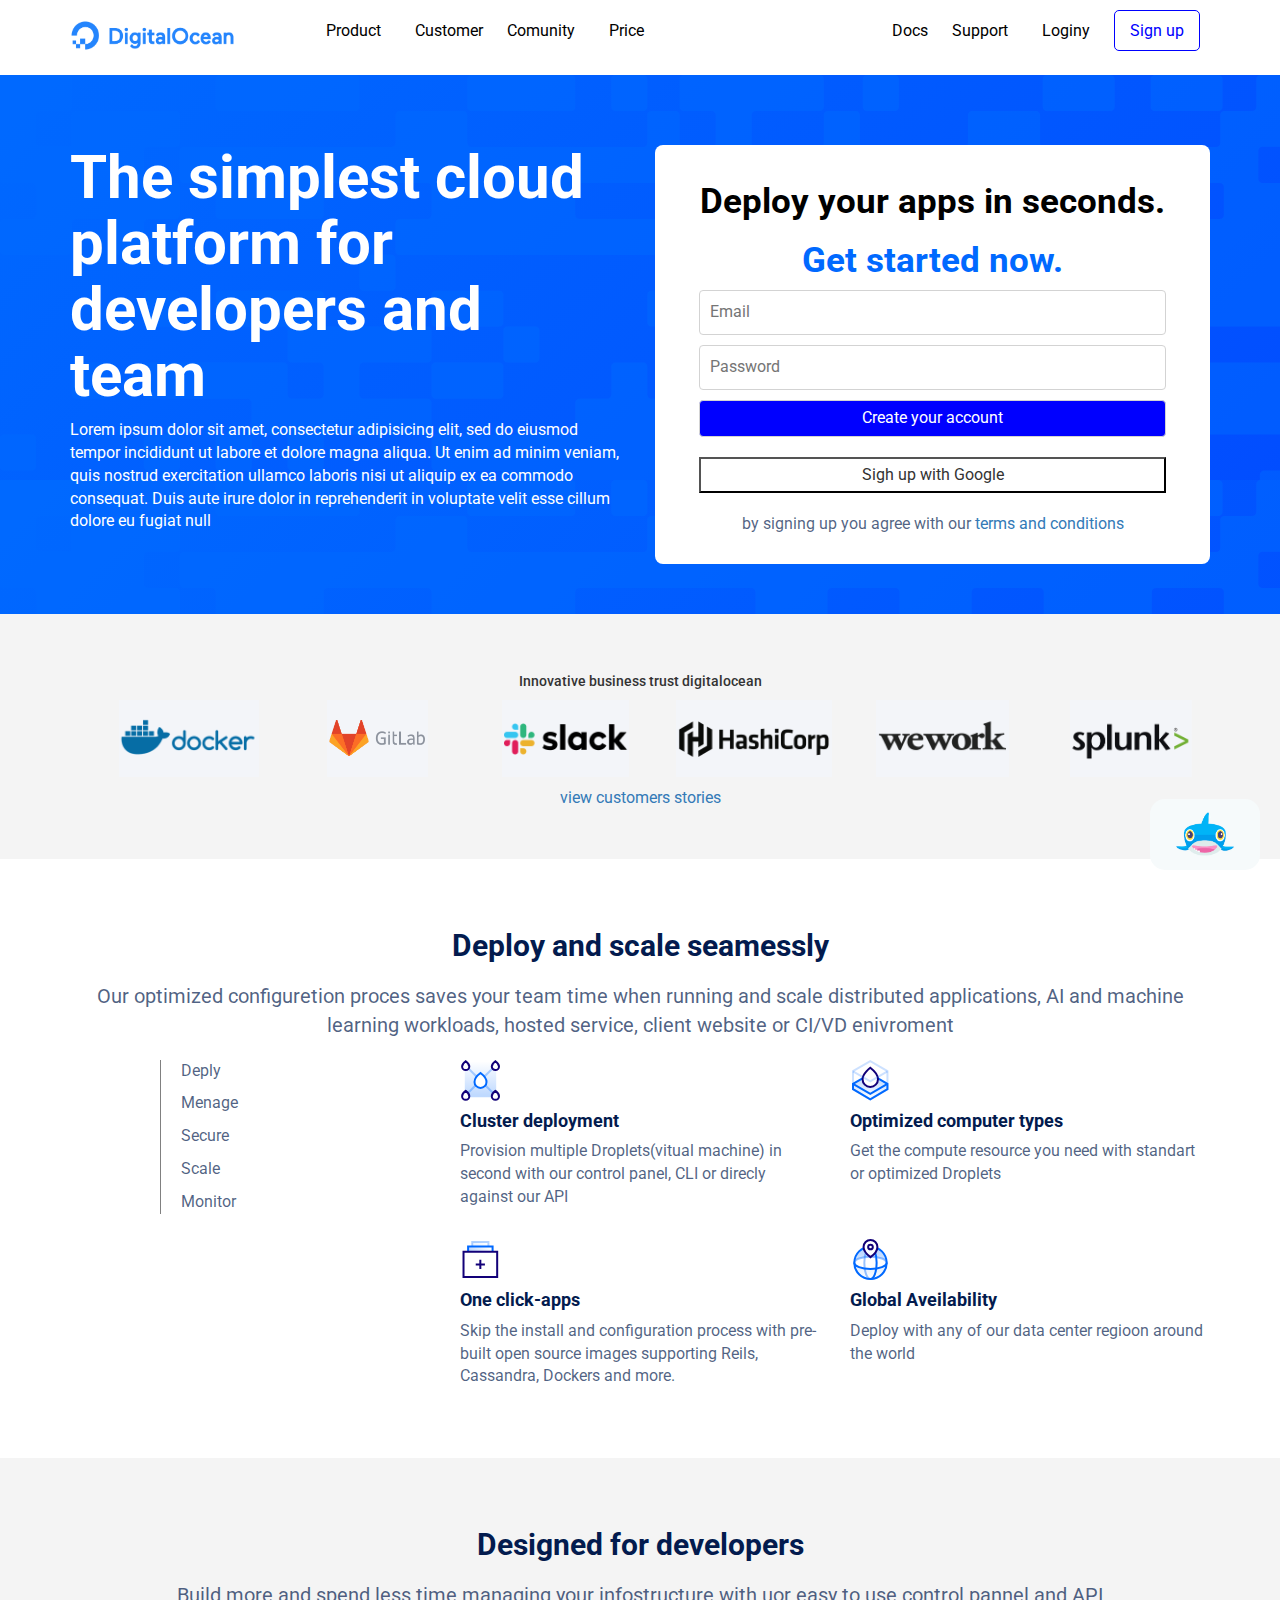
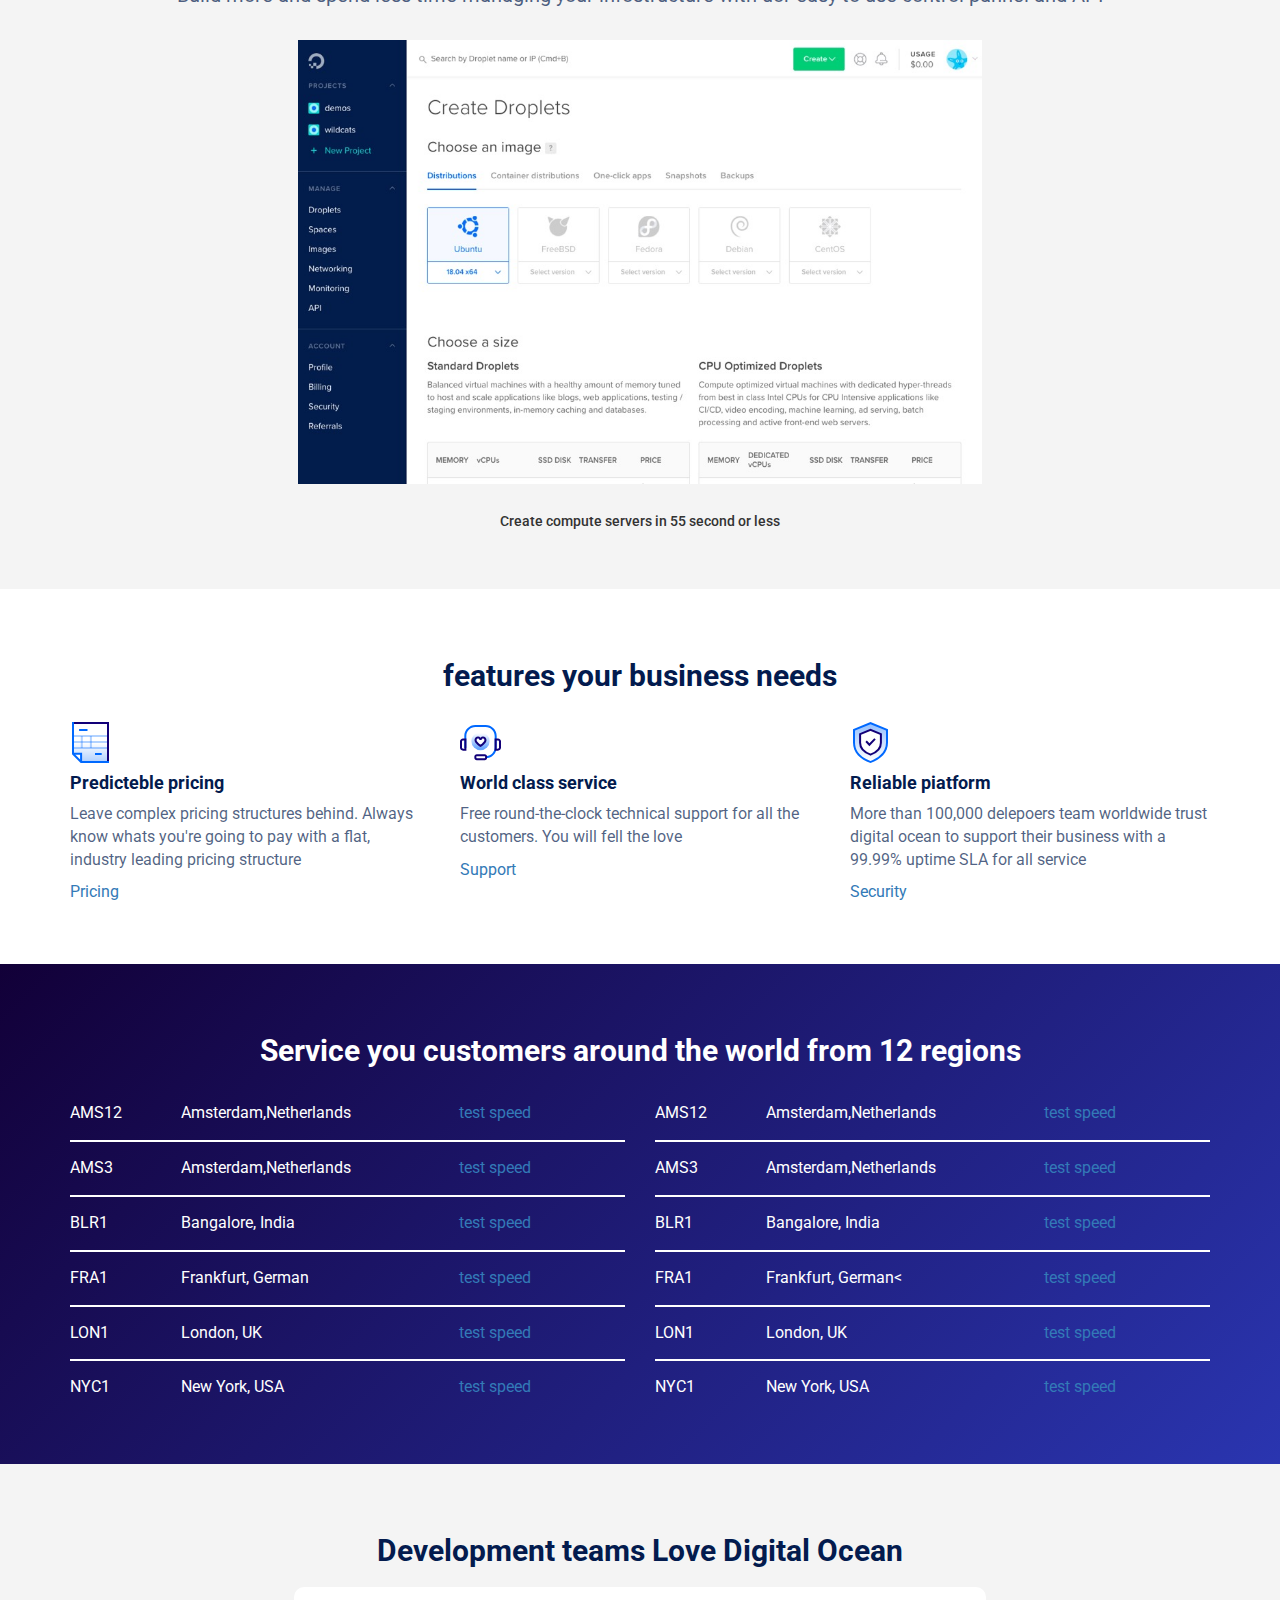
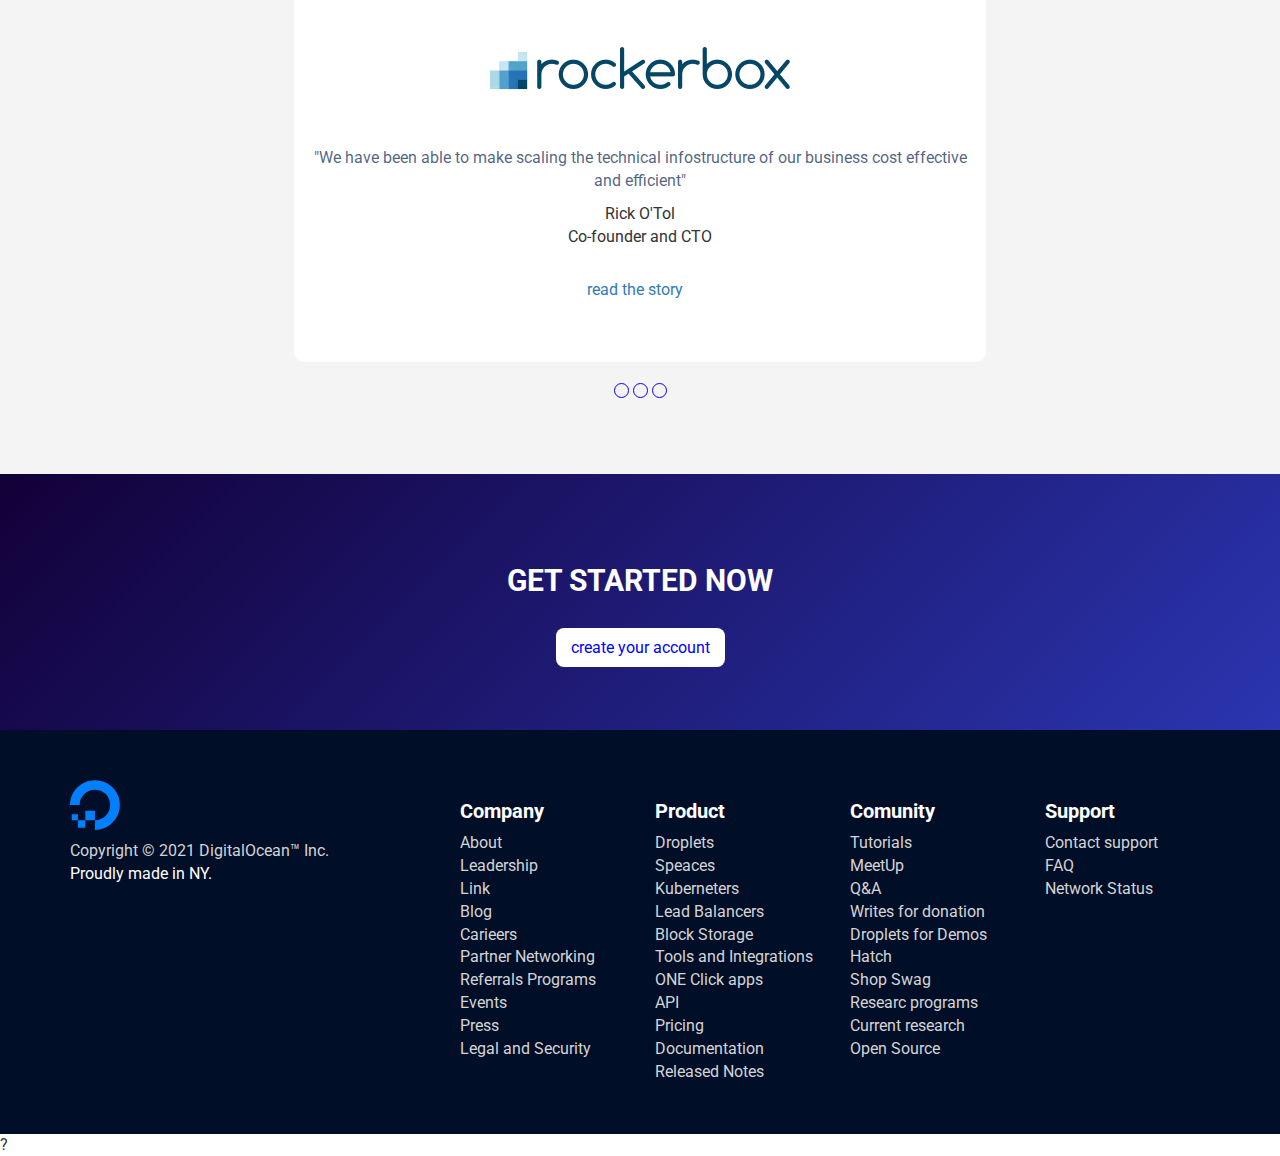
<file: index.html>
<!DOCTYPE html>
<html lang="en" dir="ltr">
  <head>
    <meta charset="utf-8">

    <!-- link to fontawsome-->
    <link rel="stylesheet" href="https://cdnjs.cloudflare.com/ajax/libs/font-awesome/5.15.2/css/all.min.css" integrity="sha512-HK5fgLBL+xu6dm/Ii3z4xhlSUyZgTT9tuc/hSrtw6uzJOvgRr2a9jyxxT1ely+B+xFAmJKVSTbpM/CuL7qxO8w==" crossorigin="anonymous" />

    <!-- link to mediaquery -->
    <meta name="viewport" content="width=device-width, initial-scale=1">

    <!-- link to google fonts -->
    <link rel="preconnect" href="https://fonts.gstatic.com">
    <link href="https://fonts.googleapis.com/css2?family=Roboto:wght@300;400;700&display=swap" rel="stylesheet">
    <!--link to BOOTSTRAP Latest compiled and minified CSS -->
    <link rel="stylesheet" href="https://stackpath.bootstrapcdn.com/bootstrap/3.4.1/css/bootstrap.min.css" integrity="sha384-HSMxcRTRxnN+Bdg0JdbxYKrThecOKuH5zCYotlSAcp1+c8xmyTe9GYg1l9a69psu" crossorigin="anonymous">
  
    <!-- link to main stylesheet -->
    <link rel="stylesheet" href="css/style.css">

    <title>Digital Ocean Booleaner Version</title>
  </head>
  <body>

    <header>
      <!-- NAVBAR strats here -->
      <nav>
        <div class="container">
          <!-- internal navbar row starts here -->
          <div class="row">

            <div class="col-xs-6 col-lg-2">
              <div class="logo_nav">
                <a href="#"><img id="logo" src="img/navbarimg/logo.png" alt="logo digital ocean"></a>
              </div>
            </div>

            <div class="col-xs-6 col-lg-10">


              <span class="center_menu">
                <ul>
                  <li> <a href="">Product <i class="fas fa-angle-down"></i></a>

                    <div class="do_dropdown"><!--dropdown menu on product starts here-->
                      <div class="drop_product">
                        <img src="img/dropdownimg/sla.svg" alt="">
                        <h5>99.99% Uptime SLA</h5>
                      </div>

                      <div class="drop_product">
                        <img src="img/dropdownimg/monitoring.svg" alt="">
                        <h5>Monitoring e allerting</h5>
                      </div>

                      <div class="drop_product">
                        <img src="img/dropdownimg/firewalls.svg" alt="">
                        <h5>Cloud Firewalls</h5>
                      </div>

                      <div class="drop_product">
                        <img src="img/dropdownimg/dns.svg" alt="">
                        <h5>DNS</h5>
                      </div>

                    </div><!--dropdown menu on product ends here-->

                  </li>
                  <li> <a href="#">Customer</a> </li>
                  <li> <a href="#">Comunity <i class="fas fa-angle-down"></i></a> </li>
                  <li> <a href="#">Price</a> </li>
                </ul>
              </span>

              <span class="right_menu">
                <ul>
                  <li> <a href="#">Docs</a></li>
                  <li> <a href="#">Support<i class="fas fa-angle-down"></i></a> </li>
                  <li> <a href="#">Loginy</a></li>
                  <li> <a href="#">Sign up</a></li>
                </ul>
              </span>

              <div class="humburger_menu">
                <div class="hb_line"></div>
                <div class="hb_line"></div>
                <div class="hb_line"></div>
              </div>

            </div>

          </div>
          <!-- internal navbar row ends here -->
        </div>
      </nav>
      <!-- NAVBAR ends here -->
    </header>

    <main>

      <section class="do_jumbotron">
        <div class="container">
          <div class="row">

            <div class="col-xs-12 col-md-6">
              <div class="jumbotron_left">
                <h1>The simplest cloud platform for developers and team</h1>
                <p>Lorem ipsum dolor sit amet, consectetur adipisicing elit, sed do eiusmod tempor incididunt ut labore et dolore magna aliqua. Ut enim ad minim veniam, quis nostrud exercitation ullamco laboris nisi ut aliquip ex ea commodo consequat. Duis aute irure dolor in reprehenderit in voluptate velit esse cillum dolore eu fugiat null</p>
              </div>
            </div>

            <div class="col-xs-12 col-md-6">
              <div class="jumbotron_right">
                <h3>Deploy your apps in seconds.</h3>
                <h3>Get started now.</h3>
                <form class="" action="index.html" method="post">
                  <input type="email" name="" value="" placeholder="Email" required>
                  <input type="password" name="" value="" placeholder="Password" required>
                  <input type="submit" name="" value="Create your account">
                </form>
                <button type="button" name="button">
                  Sigh up with Google
                </button>
                <p>by signing up you agree with our <a href="#">terms and conditions</a> </p>
              </div>
            </div>

          </div>
        </div>
      </section>
      <!-- section DO_JUMBOTRON ends here --------------------->

      <!-- section CUSTOMERS starts here ----------------------->
      <section id="customers">
        <div class="container">
          <div class="row">
            <div class="col-lg-12">
              <h5>Innovative business trust digitalocean</h5>
            </div>
          </div>

          <div class="row">
            <!-- <div class="col-xs-6 col-md-2 do_costumer_logo">
              <img class="customer_logo" src="img/customersimg/docker.svg" alt="">
            </div>

            <div class="col-xs-6 col-md-2 do_costumer_logo">
              <img src="img/customersimg/gitlab.svg" alt="">
            </div>

            <div class="col-xs-6 col-md-2 do_costumer_logo">
              <img src="img/customersimg/slack.svg" alt="">
            </div>

            <div class="col-xs-6 col-md-2 do_costumer_logo">
              <img src="img/customersimg/hashicorp.svg" alt="">
            </div>

            <div class="col-xs-6 col-md-2 do_costumer_logo">
              <img src="img/customersimg/wework.svg" alt="">
            </div>

            <div class="col-xs-6 col-md-2 do_costumer_logo">
              <img src="img/customersimg/splunklogo.svg" alt="">
            </div> -->
            <!-- <div class="col-lg-12">

              <ul>
                <li><img class="customer_logo img-responsive" src="img/customersimg/docker.svg" alt=""></li>
                <li><img class="img-responsive" src="img/customersimg/gitlab.svg" alt=""></li>
                <li><img class="img-responsive"  src="img/customersimg/slack.svg" alt=""></li>
                <li><img class="img-responsive"  src="img/customersimg/hashicorp.svg" alt=""></li>
                <li><img class="img-responsive"  src="img/customersimg/wework.svg" alt=""></li>
                <li><img class="img-responsive"  src="img/customersimg/splunklogo.svg" alt=""></li>
              </ul>


            </div> -->

          </div>


          <ul class="row">
            <li class="col-xs-6 col-md-2 do_costumer_logo">
              <img class="customer_logo" src="img/customersimg/docker.svg" alt="">
            </li>

            <li class="col-xs-6 col-md-2 do_costumer_logo">
              <img src="img/customersimg/gitlab.svg" alt="">
            </li>

            <li class="col-xs-6 col-md-2 do_costumer_logo">
              <img src="img/customersimg/slack.svg" alt="">
            </li>

            <li class="col-xs-6 col-md-2 do_costumer_logo">
              <img src="img/customersimg/hashicorp.svg" alt="">
            </li>

            <li class="col-xs-6 col-md-2 do_costumer_logo">
              <img src="img/customersimg/wework.svg" alt="">
            </li>

            <li class="col-xs-6 col-md-2 do_costumer_logo">
              <img src="img/customersimg/splunklogo.svg" alt="">
            </li>
          </ul>


          <div class="row">
            <div class="col-lg-12">
              <a href="#">view customers stories</a>
            </div>
          </div>

        </div>
      </section>
      <!-- section CUSTOMERS ends here ----------------------->


      <!-- section DEPLY AND SCALE starts here--------------------->
      <section id="deplyandscale">
        <div class="container">
          <div class="row">
            <div class="col-xs-12">
              <div class="section_title">
                <h3>Deploy and scale seamessly</h3>
                <p>Our optimized configuretion proces saves your team time when running and scale distributed applications, AI and machine learning workloads, hosted service, client website or CI/VD enivroment</p>
              </div>
            </div>
          </div>

          <!-- row at the level1 starts here -->
          <div class="row">
            <div class="col-xs-12 col-sm-4">
              <div class="deply_list">
                <ul>
                  <li>Deply</li>
                  <li>Menage</li>
                  <li>Secure</li>
                  <li>Scale</li>
                  <li>Monitor</li>
                </ul>
              </div>
            </div>

            <div class="col-xs-12 col-sm-8">
              <!-- first nested row at the level2 strats here -->
              <div class="row">
                <div class="col-xs-12 col-sm-6">
                  <div class="card">
                    <img src="img/deployscaleimg/cluster-deploy.svg" alt="">
                    <h5>Cluster deployment</h5>
                    <p>Provision multiple Droplets(vitual machine) in second with our control panel, CLI or direcly against our API</p>
                  </div>
                </div>

                <div class="col-xs-12 col-sm-6 ">
                  <div class="card">
                    <img src="img/deployscaleimg/optimized-compute.svg" alt="">
                    <h5>Optimized computer types</h5>
                    <p>Get the compute resource you need with standart or optimized Droplets</p>
                  </div>
                </div>
              </div>
              <!-- first nested row at the level2 ends here -->

              <!-- second nested row at the level2 strats here -->
              <div class="row">
                <div class="col-xs-12 col-sm-6">
                  <div class="card">
                    <img src="img/deployscaleimg/one-click.svg" alt="">
                    <h5>One click-apps</h5>
                    <p>Skip the install and configuration process with pre-built open source images supporting Reils, Cassandra, Dockers and more.</p>
                  </div>
                </div>

                <div class="col-xs-12 col-sm-6">
                  <div class="card">
                    <img src="img/deployscaleimg/global.svg" alt="">
                    <h5>Global Aveilability</h5>
                    <p>Deploy with any of our data center regioon around the world</p>
                  </div>
                </div>
              </div>
              <!-- second nested row at the level2 ends here -->
            </div>

          </div>
          <!-- row at the level1 ends here -->
        </div>
      </section>
      <!-- section DEPLY AND SCALE ends here--------------------->


      <!-- section DESIGNED FOR DEVELOPERS STARTS HERE------------------->
      <section id="designedfordev">

        <div class="container">
          <div class="row">
            <div class="col-xs-12">
              <div class="section_title">
                <h3>Designed for developers</h3>
                <p>Build more and spend less time managing your infostructure with uor easy to use control pannel and API</p>
              </div>
            </div>
          </div>

          <div class="row">
            <div class="col-lg-12">
              <div class="designedfordev_img">
                <i class="fas fa-chevron-left"></i>
                <img src="img/designedfordevelopersimg/screenshot-create-droplet-12336b41.jpg" alt="">
                <i class="fas fa-chevron-right"></i>
              </div>
            </div>
          </div>

          <div class="row">
            <div class="col-xs-12">
              <div class="section_title">
                <h5>Create compute servers in 55 second or less</h5>
                <i class="fas fa-circle"></i>
                <i class="far fa-circle"></i>
                <i class="far fa-circle"></i>
                <i class="far fa-circle"></i>
              </div>
            </div>
        </div>

      </section>
      <!-- section DESIGNED FOR DEVELOPERS ends HERE------------------->

      <!-- section FEATURES starts HERE------------------->
      <section id="features">
        <div class="container">
          <div class="row">
            <div class="section_title">
              <h3>features your business needs</h3>
            </div>
          </div>

          <div class="row">
            <div class="col-xs-12 col-sm-4">
              <div class="card">
                <img src="img/featuresimg/pred-pricing.svg" alt="">
                <h5>Predicteble pricing</h5>
                <p>Leave complex pricing structures behind. Always know whats you're going to pay with a flat, industry leading pricing structure</p>
                <a href="#">Pricing <i class="fas fa-angle-right"></i></a>
              </div>
            </div>

            <div class="col-xs-12 col-sm-4">
              <div class="card">
                <img src="img/featuresimg/world-class.svg" alt="">
                <h5>World class service</h5>
                <p>Free round-the-clock technical support for all the customers. You will fell the love</p>
                <a href="#">Support <i class="fas fa-angle-right"></i></a>
              </div>
            </div>

            <div class="col-xs-12 col-sm-4">
              <div class="card">
                <img src="img/featuresimg/reliable-platform.svg" alt="">
                <h5>Reliable piatform</h5>
                <p>More than 100,000 delepoers team worldwide trust digital ocean to support their business with a 99.99% uptime SLA for all service</p>
                <a href="#">Security <i class="fas fa-angle-right"></i></a>
              </div>
            </div>
          </div>
        </div>
      </section>
      <!-- section FEATURES ends HERE------------------->

      <!-- section 12 REGIONS starts here -------------------->
      <section id="service12regions">
        <div class="container">
          <div class="row">
            <div class="col-lg-12">
              <div class="section_title">
                <h3>Service you customers around the world from 12 regions</h3>
              </div>
            </div>
          </div>
          <div class="row">
            <div class="col-xs-12 col-sm-6">
              <table id="left_table">

                <tr>
                  <td>AMS12</td>
                  <td>Amsterdam,Netherlands</td>
                  <td> <a href="#">test speed <i class="fas fa-angle-right"></i></a> </td>
                </tr>

                <tr>
                  <td>AMS3</td>
                  <td>Amsterdam,Netherlands</td>
                  <td><a href="#">test speed <i class="fas fa-angle-right"></i></a></td>
                </tr>

                <tr>
                  <td>BLR1</td>
                  <td>Bangalore, India</td>
                  <td><a href="#">test speed <i class="fas fa-angle-right"></i></a></td>
                </tr>

                <tr>
                  <td>FRA1</td>
                  <td>Frankfurt, German</td>
                  <td><a href="#">test speed <i class="fas fa-angle-right"></i></a></td>
                </tr>

                <tr>
                  <td>LON1</td>
                  <td>London, UK</td>
                  <td><a href="#">test speed <i class="fas fa-angle-right"></i></a></td>
                </tr>

                <tr>
                  <td>NYC1</td>
                  <td>New York, USA </td>
                  <td><a href="#">test speed <i class="fas fa-angle-right"></i></a></td>
                </tr>
              </table>
            </div>

            <div class="col-xs-12 col-sm-6">

              <table id="right_table">

                <tr>
                  <td>AMS12</td>
                  <td>Amsterdam,Netherlands</td>
                  <td> <a href="#">test speed <i class="fas fa-angle-right"></i></a> </td>
                </tr>

                <tr>
                  <td>AMS3</td>
                  <td>Amsterdam,Netherlands</td>
                  <td><a href="#">test speed <i class="fas fa-angle-right"></i></a></td>
                </tr>

                <tr>
                  <td>BLR1</td>
                  <td>Bangalore, India</td>
                  <td><a href="#">test speed <i class="fas fa-angle-right"></i></a></td>
                </tr>

                <tr>
                  <td>FRA1</td>
                  <td>Frankfurt, German<</td>
                  <td><a href="#">test speed <i class="fas fa-angle-right"></i></a></td>
                </tr>

                <tr>
                  <td>LON1</td>
                  <td>London, UK</td>
                  <td><a href="#">test speed <i class="fas fa-angle-right"></i></a></td>
                </tr>

                <tr>
                  <td>NYC1</td>
                  <td>New York, USA </td>
                  <td><a href="#">test speed <i class="fas fa-angle-right"></i></a></td>
                </tr>
              </table>

            </div>
          </div>
        </div>
      </section>
      <!-- section 12 REGIONS ends here -------------------->

      <!-- section DEVELOPMENT TEAM LOVE DIGITAL OCEAN starts here------------------------->
      <section id="lovedigitalocean">
        <div class="container">
          <div class="row">
            <div class="col-lg-12">
              <div class="section_title">
                <h3>Development teams Love Digital Ocean</h3>
              </div>
            </div>

            <div class="row">
              <div class="col-lg-8 col-lg-offset-2">



                <div class="section_slide">

                  <i class="fas fa-chevron-left"></i>
                  <i class="fas fa-chevron-right"></i>
                  <img src="img/rockerboximg/rockerbox-logo.webp" alt="">
                  <p>"We have been able to make scaling the technical infostructure of our business cost effective and efficient"</p>
                  <span>Rick O'Tol</span> <br>
                  <span>Co-founder and CTO</span> <br>
                  <div class="cta_read">
                    <a href="#">read the story <i class="fas fa-angle-right"></i></a>
                  </div>

                </div>


              </div>
            </div>

            <div class="row">
              <div class="col-lg-8 col-lg-offset-2">
                <div class="slide_points">
                  <div class="point"></div>
                  <div class="point"></div>
                  <div class="point"></div>
                </div>
              </div>
            </div>
          </div>
        </div>
      </section>
      <!-- section DEVELOPMENT TEAM LOVE DIGITAL OCEAN ends here------------------------->

      <!-- section GET STARTED NOW starts here -->
      <section id="getstarted">
        <div class="container">
          <div class="row">
            <div class="col-lg-12">
              <div class="section_title">
                <h3>GET STARTED NOW</h3>
                <a href="#">create your account</a>
              </div>

            </div>
          </div>
        </div>
      </section>
      <!-- section GET STARTED NOW ends here -->

    </main>

    <!-- FOOTER strats here -->
    <footer>
      <div class="container">
        <div class="row">
          <div class="col-md-12 col-lg-4">
            <img src="img/footerimg/logo-small.svg" alt="">
            <p>Copyright © 2021 DigitalOcean™ Inc.<br> <span>Proudly made in NY.</span></p>
            <div class="social_box">
              <a href="#"><i class="fab fa-twitter"></i></a>
              <a href="#"><i class="fab fa-facebook-square"></i></a>
              <a href="#"><i class="fab fa-instagram"></i></a>
              <a href="#"><i class="fab fa-youtube"></i></a>
              <a href="#"><i class="fab fa-linkedin"></i></a>
            </div>
          </div>

          <div class="col-md-12 col-lg-8">
            <div class="row">
              <div class="col-xs-12 col-md-6 col-lg-3">
                <h5>Company</h5>
                <a href="#">About</a> <br>
                <a href="#">Leadership</a> <br>
                <a href="#">Link</a><br>
                <a href="#">Blog</a><br>
                <a href="#">Carieers</a><br>
                <a href="#">Partner Networking</a><br>
                <a href="#">Referrals Programs</a><br>
                <a href="#">Events</a><br>
                <a href="#">Press</a><br>
                <a href="#">Legal and Security</a>
              </div>

              <div class="col-xs-12 col-md-6 col-lg-3">
                <h5>Product</h5>
                <a href="#">Droplets</a> <br>
                <a href="#">Speaces</a> <br>
                <a href="#">Kuberneters</a> <br>
                <a href="#">Lead Balancers</a> <br>
                <a href="#">Block Storage</a> <br>
                <a href="#">Tools and Integrations</a> <br>
                <a href="#">ONE Click apps</a> <br>
                <a href="#">API</a> <br>
                <a href="#">Pricing</a> <br>
                <a href="#">Documentation</a> <br>
                <a href="#">Released Notes</a>
              </div>

              <div class="col-xs-12 col-md-6 col-lg-3">
                <h5>Comunity</h5>
                <a href="#">Tutorials</a> <br>
                <a href="#">MeetUp</a> <br>
                <a href="#">Q&#38;A</a> <br>
                <a href="#">Writes for donation</a> <br>
                <a href="#">Droplets for Demos</a> <br>
                <a href="#">Hatch</a> <br>
                <a href="#">Shop Swag</a> <br>
                <a href="#">Researc programs</a> <br>
                <a href="#">Current research</a> <br>
                <a href="#">Open Source</a>
              </div>

              <div class="col-xs-12 col-md-6 col-lg-3">
                <h5>Support</h5>
                <a href="#">Contact support</a> <br>
                <a href="#">FAQ</a> <br>
                <a href="#">Network Status</a>
              </div>
            </div>
          </div>
        </div>
      </div>
    </footer>
    <!-- FOOTER ends here -->

    <!-- robotchat -->

    <div class="robotchat">
      <p>Hello! I'm Sharky. How can i help you?</p>
      <img src="img/footerimg/helpershark.webp" alt="robot chat">
      <div class="circle">?</div>
    </div>
  </body>
</html>
</file>
<file: css/style.css>
/* GENERAL WEBPAGE INSTRUCTIONS */
/* [class*="col"]{
  border: 1px solid black;
} */

body{
  font-family: 'Roboto', sans-serif;
  font-size: 16px;
  padding-top:75px;
}

section, footer{
  padding: 50px 0;
}

.section_title{
  text-align: center;
}

.section_title h3{
  font-size: 3rem;
  margin: 20px 0;
  font-weight: bold;
  color: rgb(3, 27, 78);
}

p{
  color: rgba(3,27,78,0.70);
}

.section_title p{
  font-size: 2rem;
}

a > i{
  margin-left: 10px;
}

li{
  list-style-type: none;
}

.card{
  padding:10px 0;
}

.card h5{
  color: rgb(3, 27, 78);
  font-size: 1.8rem;
  font-weight: bold;
}

/* these istructions rule the NAVBAR bihavior------------------------- */
header{
  width: 100%;
  background-color: #fff;
  position: fixed;
  top:0;
  z-index: 999;
}

.logo_nav{
  margin: 20px 0;
}

#logo{
  max-width: 100%;
  height: auto;
}

.right_menu{
  float: right;
}

header ul{
  display: inline-block;
  /* border: 1px solid black; */
  margin-left: 11px;
}

.center_menu ul li,
.right_menu ul li{
  display: inline-block;
  margin: 20px 10px;
}

.center_menu ul li a,
.right_menu ul li a{
  color: #000;
  text-decoration: none;
}

/* dropdownmenu---------------- */

.do_dropdown{
  width: 300px;
  height: auto;
  background-color: #fff;
  position: fixed;
  top:75px;
  left: 329px;
  display: none;
  border-top: 3px solid rgb(3, 27, 78);
}

.center_menu li:first-child:hover .do_dropdown{
  display:block;
}

.drop_product{
  width: 90%;
  margin: 10px auto;
  text-align: center;
  padding: 10px 0;
  /* debug */
  border:1px solid black;
}

.right_menu ul li:last-child a{
  color: blue;
  border: 1px solid blue;
  border-radius: 5px;
  padding: 10px 15px;
}

.humburger_menu{
  width: 60px;
  display:inline-block;

  margin: 10px 0;

  float: right;
  display: none;
}

.hb_line{
  width: 30px;
  border: 3px solid rgb(0, 105, 255);
  margin: 6px auto;
}

.humburger_menu:hover{
  background-color: rgb(0, 105, 255);
}

.humburger_menu:hover .hb_line{
  border: 3px solid #fff;
}

/* these istructions rule the JUMBOTRON bihavior------------------------- */

.do_jumbotron{
  background-image: url(../img/jumbotronimg/jumbo.svg);
  padding:50px 0;
  /* debug */
  /* height: 500px; */
}

.do_jumbotron .jumbotron_left,
.do_jumbotron .jumbotron_right{
  margin-top: 20px;
}

.do_jumbotron .jumbotron_left h1{
  font-size: 6rem;
  font-weight: bold;
  color: #fff;
}

.do_jumbotron .jumbotron_right{
  background-color: #fff;
  border-radius: 8px;
  text-align: center;
  padding: 18px;
}

.do_jumbotron .jumbotron_right h3{
  font-size: 3.5rem;
  font-weight: bold;
  color: #000;
  text-align: center;
}

.jumbotron_left p{
  color:#fff;
}

.do_jumbotron .jumbotron_right h3:nth-child(2){
  color: rgb(0, 105, 255);
}

.do_jumbotron .jumbotron_right input{
  display: block;
  width: 90%;
  border-radius: 4px;
  border: 1px solid lightgrey;
  padding: 10px;
  margin: 10px auto;
}

.jumbotron_right input:last-of-type{
  font-size: : 2rem;
  padding: 6px 0;
  background-color: blue;
  color: #fff;
}

.jumbotron_right button{
  width: 90%;
  padding: 5px 0;
  background-color: #fff;
  margin: 10px auto;
}

.jumbotron_right p{
  margin: 10px 0;
}


/* these istructions rule the CUSTOMER SECTION bihavior------------------------- */
#customers{
  background-color: #f4f4f4;
  text-align: center;
}

.do_costumer_logo{
  min-width: 150px;
}

#customers img{
  height: auto;
  object-fit: cover;
  object-position: center;
}

/* these istructions rule the DEPLY AND SCALE SECTION bihavior------------------------- */
.deply_list {
  width: 50%;
  margin: auto;
  border-left: 1px solid grey;
  padding-left: 0px;
}

.deply_list ul{
  margin-left: -30px;
}

.deply_list ul li{
  margin: 10px;
  color:rgba(3,27,78,0.70);
}




/* these istructions rule the DESIGNED FOR DEVELOPERS bihavior------------------------- */

#designedfordev{
  background-color: #f4f4f4;
}

.designedfordev_img{
  text-align: center;
  margin: 20px 0;
}

.designedfordev_img img{
  width: 60%;
  height: auto;
}

.designedfordev_img .fas{
  font-size: 3rem;
  margin: 0 20px;
}
.fa-chevron-left{
  color: rgba(51, 3, 0, 0.6);
}


/* these istructions rule the FEATURES YOUR BUSINES NEED bihavior------------------------- */


/* these istructions rule the 12 REGIONS SECTION bihavior------------------------- */

#service12regions{
  background: linear-gradient(135deg, #120038 0%, #2a35b0 100%);
  color: #fff;
}

#service12regions .section_title h3{
  color: white;
}

#service12regions table{
  width: 100%;
}

#service12regions table tr td{
  padding: 15px 0;
  border-bottom: 2px solid #fff;
}

#service12regions table tr td:first-child{
  width: 20%;
}

#service12regions table tr td:nth-child(2){
  width: 50%;
  min-width: 190px;
}

#service12regions table tr td:last-child{
  width: 30%;
}

table tr:last-child td{
  border-bottom: 0 !important;
}


/* these istructions rule the TEAM LOVE DIGITAL OCEAN section bihavior------------------------- */
#lovedigitalocean{
  text-align: center;
  background-color: #f4f4f4;
}

.section_slide{
  width: calc(100% - 78px);
  height: auto;
  margin: auto;
  padding: 60px 10px;
  border-radius: 10px;
  background-color: #fff;
}

.section_slide img{
  position: absolute;
  left:50%;
  transform:translate(-50%);
}

#lovedigitalocean p{
  margin-top: 100px;
}

.cta_read{
  margin-top: 30px;
}

#lovedigitalocean .fas.fa-chevron-right,
#lovedigitalocean .fas.fa-chevron-left{
  font-size: 3rem;
  position: absolute;
}

#lovedigitalocean .fas.fa-chevron-left{
  top:50%;
  right:100%;
  transform: translate(0, -50%);
}

#lovedigitalocean .fas.fa-chevron-right{
  top:50%;
  left:100%;
  transform: translate(0, -50%);
}

.slide_points{
  text-align: center;
  padding: 20px 0;
}

.point{
  width: 15px;
  height:15px;
  border-radius: 50%;
  border: 1px solid blue;
  display: inline-block;
}

.point:hover{
  background-color: blue;
}

/* these istructions rule the GET STARTED NOW section bihavior------------------------- */

#getstarted{
  background: linear-gradient(135deg, #120038 0%, #2a35b0 100%);
}

#getstarted .section_title {
  padding: 20px 0;
}

#getstarted .section_title h3{
  margin-bottom: 40px;
  color: #fff;
}

#getstarted a{
  padding: 10px 15px;
  border-radius: 8px;
  background-color: #fff;
  color: blue;
}

/* these istructions rule the FOOTER bihavior------------------------- */


footer{
  background-color:rgba(1,14,40,1);
}


footer h5{
  color:white;
  font-weight: bold;
  font-size: 2rem;
  margin-top: 20px;
}

footer a{
  color:#d4d4d4;
}

footer p{
  color:#d4d4d4;
  margin: 10px 0;
}

footer p span{
  color:#fff;
}

footer .social_box .fab{
  font-size: 3rem;
  color:#d4d4d4;
  margin: 10px 10px;
}

footer .social_box a i:hover{
  color:aquamarine;
}

footer .social_box .fab:first-child{
  margin-left: 0;
}



/* ROBOTCHAT */

.robotchat p{
  padding:0 10px;
  position:fixed;
  bottom:110px;
  right: 20px;
  border:1px solid rgba(3,27,78,0.70);
  background-color: #fff;
  display: none;
}

.robotchat img{
  width: 110px;
  height: auto;
  border-radius: 15px;
  position: fixed;
  bottom:30px;
  right: 20px;
  transition: box-shadow 1s;
}

.robotchat:hover img{
  box-shadow: 5px 5px 5px 5px #888888;
}

.robotchat:hover p{
  display: block;
}




/* ------------------------------------------------------------------------ */
/* MEDIA QUERY FOR MD RANGE */


@media all and (max-width: 1199px) {

  /* navbar query */
  .center_menu,
  .right_menu{
    display: none;
  }

  #logo{
    max-width: 50%;
    min-width: 150px;
  }

  .humburger_menu{
    display:block;
  }
}



/* MEDIA QUERY FOR SM RANGE */
@media all and (max-width: 992px) {
  /* desined for developers query */
  .fas.fa-chevron-right,
  .fas.fa-chevron-left{
    display: none;
  }

  .designedfordev_img img{
    width: 100%;
    height: auto;
  }


  /* 12 region query */
  td a  i{
    margin-left: 0;
  }

}





/* MEDIA QUERY FOR XS RANGE */
@media all and (max-width: 768px) {

  /* body query */
  body{
    font-size: 14px;
  }

  /* navbar query */

  .deply_list{
    width: 100%;
  }


  /* 12 region query */

  #right_table{
    margin-top: 50px;
  }


  table td:nth-child(3){
    text-align: right;
  }
}
</file>
